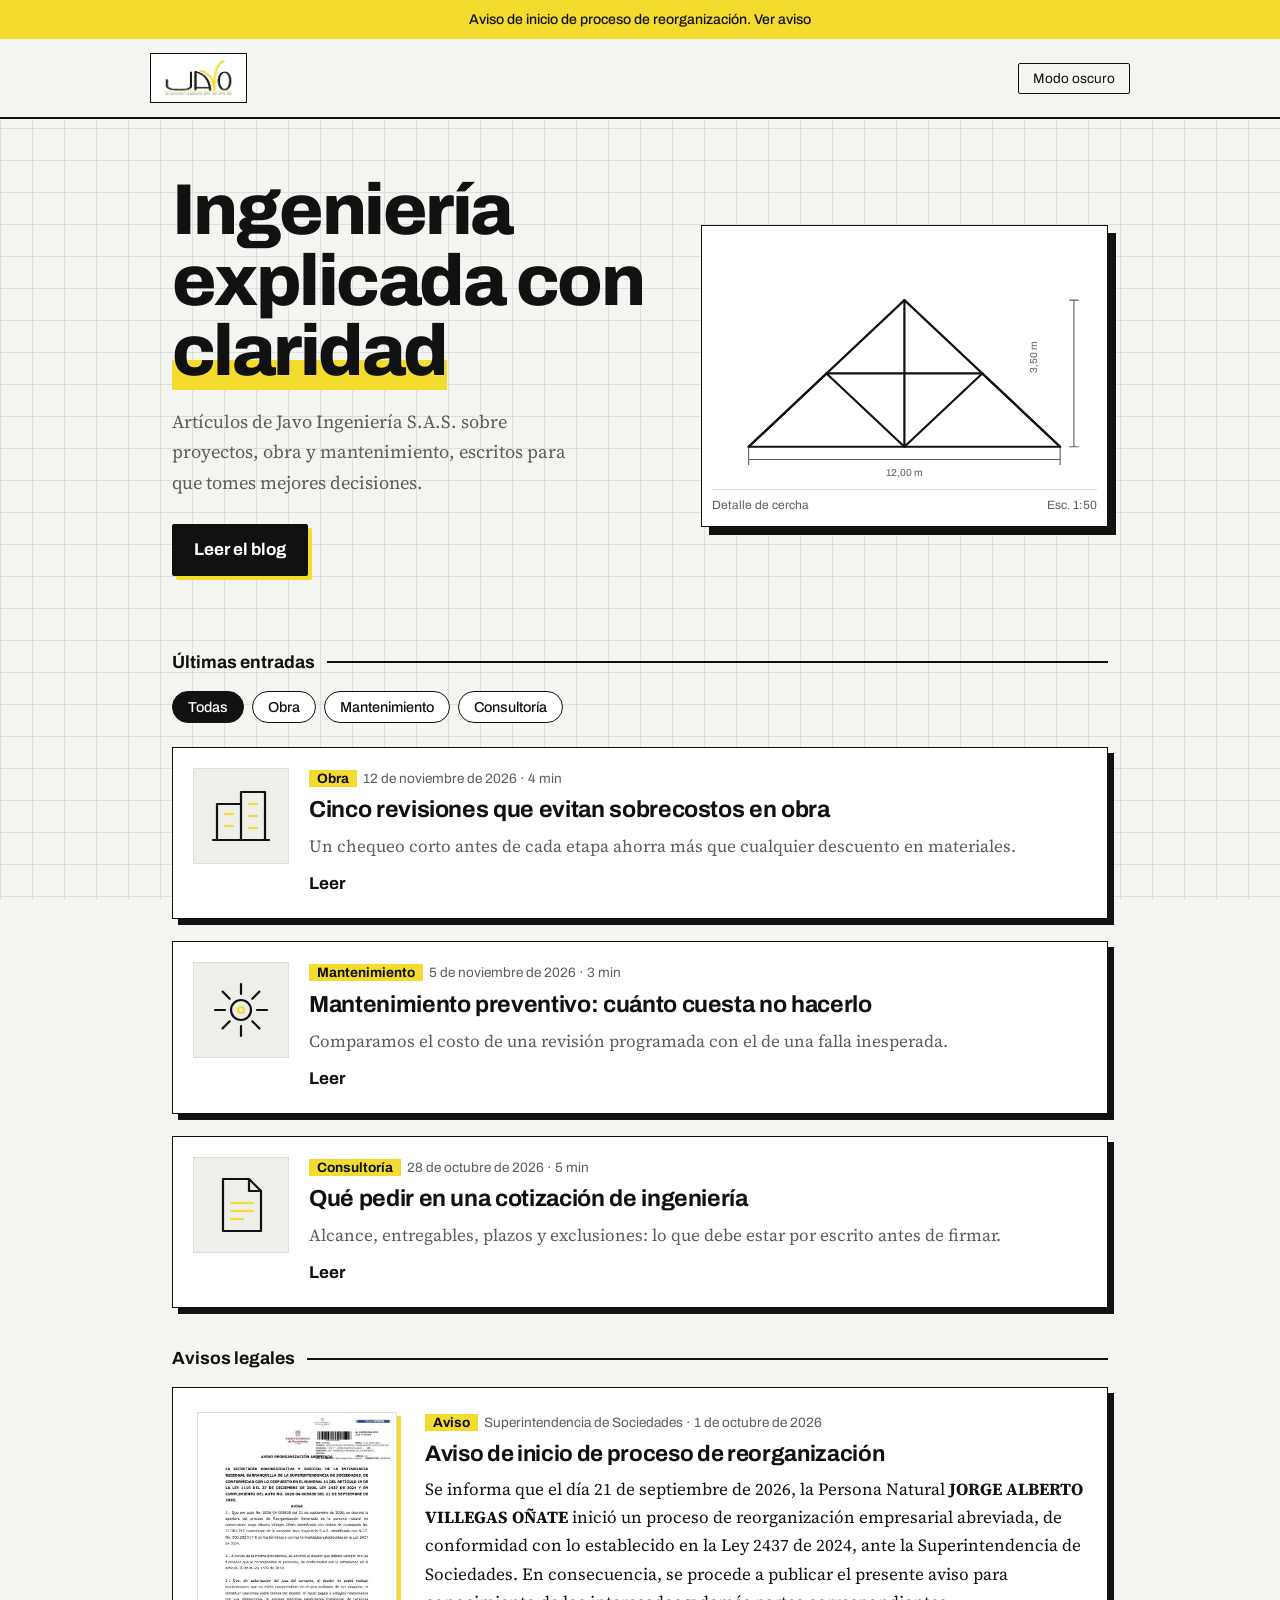
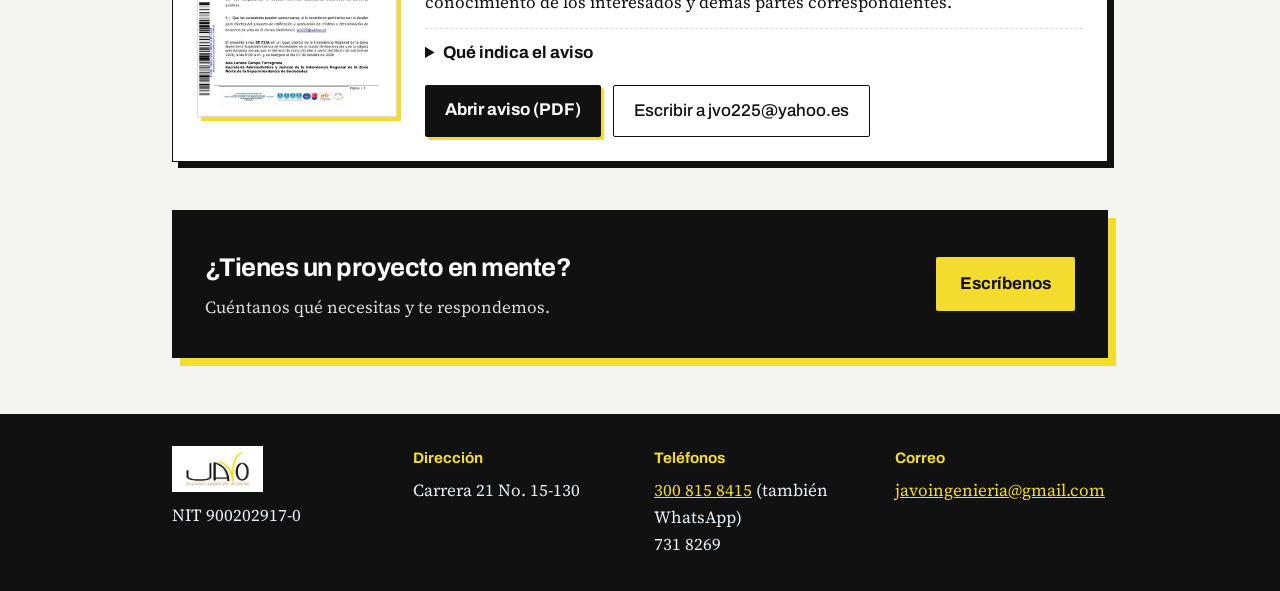
<file: index.html>
<!DOCTYPE html>
<html lang="es">
<head>
<meta charset="utf-8">
<meta name="viewport" content="width=device-width, initial-scale=1, viewport-fit=cover">
<title>Blog | Javo Ingeniería S.A.S.</title>
<link rel="preconnect" href="https://fonts.googleapis.com">
<link href="https://fonts.googleapis.com/css2?family=Archivo:wght@500;700;800&family=Source+Serif+4:wght@400;600&display=swap" rel="stylesheet">
<link rel="icon" href="[data-uri]">
<style>
:root{
  --paper:#F4F4F1; --card:#FFFFFF; --ink:#111111; --blue:#111111; --steel:#5C5C58;
  --line:#DEDED8; --accent:#F3DC2D; --on-blue:#FFFFFF; --soft:#EFEFE9;
  color-scheme:light; box-sizing:border-box;
  padding-top:env(safe-area-inset-top,0px); padding-bottom:env(safe-area-inset-bottom,0px);
}
@media (prefers-color-scheme:dark){
  :root:not([data-theme="light"]){
    --paper:#121212; --card:#1C1C1C; --ink:#F2F2EE; --blue:#F3DC2D; --steel:#A9A9A3;
    --line:#2B2B2A; --on-blue:#111111; --soft:#262625; color-scheme:dark;
  }
}
:root[data-theme="dark"]{
  --paper:#121212; --card:#1C1C1C; --ink:#F2F2EE; --blue:#F3DC2D; --steel:#A9A9A3;
  --line:#2B2B2A; --on-blue:#111111; --soft:#262625; color-scheme:dark;
}
html{scroll-padding-top:env(safe-area-inset-top,0px);scroll-behavior:smooth}
*{box-sizing:border-box}
body{
  margin:0; background:var(--paper); color:var(--ink);
  font-family:"Source Serif 4",Georgia,serif; font-size:1.0625rem; line-height:1.65;
  background-image:linear-gradient(var(--line) 1px,transparent 1px),linear-gradient(90deg,var(--line) 1px,transparent 1px);
  background-size:32px 32px; background-attachment:fixed;
}
body::before{content:"";position:fixed;inset:0 0 auto;height:env(safe-area-inset-top,0px);background:var(--paper);z-index:10}
.wrap{max-width:980px;margin:0 auto;padding:0 22px}
h1,h2,h3,.brand,.btn,.meta,.cta a{font-family:Archivo,"Helvetica Neue",Arial,sans-serif}
a{color:var(--blue)}
:focus-visible{outline:3px solid var(--accent);outline-offset:2px}

header.top{background:var(--paper);border-bottom:2px solid var(--ink);position:sticky;top:env(safe-area-inset-top,0px);z-index:9}
.bar{display:flex;justify-content:space-between;align-items:center;padding:14px 0;gap:12px}
.brand{font-weight:800;font-size:1.3rem;letter-spacing:-.01em;text-decoration:none;color:var(--ink)}
.brand span{background:var(--accent);color:#111111;padding:0 7px;margin-left:5px}
.toggle{font-family:Archivo,sans-serif;font-size:.85rem;background:none;border:1px solid var(--ink);color:var(--ink);padding:7px 14px;border-radius:2px;cursor:pointer;transition:background .2s,color .2s}
.toggle:hover{background:var(--ink);color:var(--paper)}

.hero{display:grid;grid-template-columns:1.1fr .9fr;gap:32px;align-items:center;padding:56px 22px 36px}
.hero h1{font-size:clamp(2.5rem,7vw,4.5rem);line-height:.98;letter-spacing:-.035em;font-weight:800;margin:0 0 20px}
.hero h1 em{font-style:normal;background:linear-gradient(transparent 62%,var(--accent) 62%)}
.hero p{max-width:46ch;color:var(--steel);font-size:1.15rem;margin:0 0 26px}
.hero .go{display:inline-block;font-family:Archivo,sans-serif;font-weight:700;background:var(--blue);color:var(--on-blue);padding:12px 22px;text-decoration:none;border-radius:2px;box-shadow:4px 4px 0 var(--accent);transition:transform .15s,box-shadow .15s}
.hero .go:hover{transform:translate(2px,2px);box-shadow:2px 2px 0 var(--accent)}
.plano{background:var(--card);border:1px solid var(--ink);padding:10px;box-shadow:8px 8px 0 var(--blue)}
.plano svg{display:block;width:100%;height:auto}
.plano .d{fill:none;stroke:var(--blue);stroke-width:2.4;stroke-linecap:round;stroke-linejoin:round}
.plano .t{fill:none;stroke:var(--steel);stroke-width:1.2}
.plano text{font-family:Archivo,sans-serif;font-size:11px;fill:var(--steel)}
.plano .cap{display:flex;justify-content:space-between;font-family:Archivo,sans-serif;font-size:.75rem;color:var(--steel);border-top:1px solid var(--line);margin-top:6px;padding-top:6px}
@media (prefers-reduced-motion:no-preference){
  .plano .d{stroke-dasharray:1;stroke-dashoffset:1;animation:draw 2.2s ease-out .2s forwards}
  @keyframes draw{to{stroke-dashoffset:0}}
}

h2.sec{font-size:1.1rem;margin:36px 0 14px;font-weight:700;display:flex;align-items:center;gap:12px}
h2.sec::after{content:"";flex:1;height:2px;background:var(--ink)}
.filters{display:flex;flex-wrap:wrap;gap:8px;margin:0 0 24px}
.btn{font-size:.9rem;font-weight:500;background:var(--card);color:var(--ink);border:1px solid var(--ink);padding:7px 15px;border-radius:99px;cursor:pointer;transition:background .2s}
.btn:hover{background:var(--soft)}
.btn[aria-pressed="true"]{background:var(--blue);color:var(--on-blue);border-color:var(--blue)}

article{background:var(--card);border:1px solid var(--ink);margin-bottom:22px;box-shadow:6px 6px 0 var(--blue);transition:transform .15s,box-shadow .15s}
article:hover{transform:translate(-2px,-2px);box-shadow:8px 8px 0 var(--blue)}
article[hidden]{display:none}
article summary{list-style:none;cursor:pointer;padding:20px;display:grid;grid-template-columns:96px 1fr;gap:20px;align-items:start}
article summary::-webkit-details-marker{display:none}
.ico{width:96px;height:96px;background:var(--soft);border:1px solid var(--line);display:grid;place-items:center}
.ico svg{width:64px;height:64px;fill:none;stroke:var(--blue);stroke-width:2.2;stroke-linecap:round;stroke-linejoin:round}
.ico .y{stroke:var(--accent)}
.meta{font-size:.85rem;color:var(--steel);margin:0 0 6px}
.meta b{color:var(--ink);background:var(--accent);padding:1px 8px;font-weight:700;margin-right:6px;color:#111111}
article h3{font-size:1.45rem;line-height:1.2;margin:0 0 8px;letter-spacing:-.015em}
article summary p{margin:0;color:var(--steel)}
.more{display:inline-block;margin-top:10px;font-family:Archivo,sans-serif;font-weight:700;color:var(--blue)}
article[open] .more{display:none}
.body{padding:4px 24px 24px 136px;max-width:none}
.body p{margin:14px 0 0;max-width:62ch}
.body{border-top:1px dashed var(--line);margin:0 20px;padding-left:116px;padding-right:0}
@media (max-width:640px){
  .hero{grid-template-columns:1fr;padding-top:36px}
  article summary{grid-template-columns:1fr}
  .ico{width:72px;height:72px}.ico svg{width:46px;height:46px}
  .body{padding-left:0}
}

.cta{margin:48px 0 0;background:var(--blue);color:var(--on-blue);padding:36px 32px;display:flex;flex-wrap:wrap;gap:20px;align-items:center;justify-content:space-between;border:1px solid var(--ink);box-shadow:8px 8px 0 var(--accent)}
.cta h2{margin:0 0 4px;font-size:1.6rem;letter-spacing:-.02em;font-family:Archivo,sans-serif}
.cta p{margin:0;opacity:.85}
.cta a{background:var(--accent);color:#111111;font-weight:700;padding:13px 24px;text-decoration:none;border-radius:2px}
.note{margin:28px 0 0;padding:14px 16px;border-left:4px solid var(--accent);background:var(--card);font-size:.95rem;color:var(--steel)}
footer{margin-top:56px;background:#111111;color:#E8EEF6;padding:32px 0 calc(32px + env(safe-area-inset-bottom,0px))}
footer .wrap{display:grid;grid-template-columns:repeat(auto-fit,minmax(210px,1fr));gap:28px}
footer a{color:var(--accent)} footer p{margin:0}

.brand img{height:50px;width:auto;display:block;background:#fff;padding:4px 10px;border:1px solid var(--ink)}
footer .logo{height:46px;width:auto;background:#fff;padding:4px 10px;display:block;margin-bottom:10px}

footer h3{font-size:.95rem;margin:0 0 6px;color:var(--accent)}
footer p{line-height:1.6}
.body ol,.body ul{margin:14px 0 0;padding-left:22px;max-width:62ch}
.body li{margin-bottom:8px}

.strip{display:block;background:var(--accent);color:#111;text-align:center;font-family:Archivo,"Helvetica Neue",Arial,sans-serif;font-size:.88rem;font-weight:500;padding:8px 14px;text-decoration:none}
.strip:hover{text-decoration:underline}
.aviso-card{display:grid;grid-template-columns:200px 1fr;gap:28px;background:var(--card);border:1px solid var(--ink);box-shadow:6px 6px 0 var(--blue);padding:24px;margin-bottom:22px}
.doc{display:block;align-self:start;border:1px solid var(--line);box-shadow:4px 4px 0 var(--accent);background:#fff}
.doc img{display:block;width:100%;height:auto}
.aviso-card h3{font-size:1.4rem;margin:0 0 8px;line-height:1.2;letter-spacing:-.015em}
.aviso-card p{margin:0 0 12px}
.aviso-card .meta{margin:0 0 6px}
.aviso-card details{margin:0 0 18px;border-top:1px dashed var(--line);padding-top:10px}
.aviso-card summary{cursor:pointer;font-family:Archivo,sans-serif;font-weight:700;color:var(--blue)}
.aviso-card ul{padding-left:20px;margin:10px 0 0}
.aviso-card li{margin-bottom:6px}
.acts{display:flex;flex-wrap:wrap;gap:12px}
.b1,.b2{font-family:Archivo,sans-serif;text-decoration:none;border-radius:2px;padding:11px 20px}
.b1{background:var(--blue);color:var(--on-blue);font-weight:700;box-shadow:3px 3px 0 var(--accent)}
.b2{border:1px solid var(--ink);color:var(--ink);background:var(--card);font-weight:500}
@media (max-width:640px){.aviso-card{grid-template-columns:1fr;padding:18px}.doc{max-width:220px}}
</style>
</head>
<body>
<a class="strip" href="#aviso">Aviso de inicio de proceso de reorganización. Ver aviso</a>
<header class="top">
  <div class="wrap bar">
    <a class="brand" href="#inicio" aria-label="Javo Ingeniería S.A.S., inicio"><img src="[data-uri]" alt="Javo Ingeniería S.A.S."></a>
    <button class="toggle" id="theme" type="button">Modo oscuro</button>
  </div>
</header>

<main id="inicio">
  <section class="hero wrap">
    <div>
      <h1>Ingeniería explicada con <em>claridad</em></h1>
      <p>Artículos de Javo Ingeniería S.A.S. sobre proyectos, obra y mantenimiento, escritos para que tomes mejores decisiones.</p>
      <a class="go" href="#entradas">Leer el blog</a>
    </div>
    <figure class="plano" style="margin:0" aria-label="Dibujo de una cercha con medidas">
      <svg viewBox="0 0 420 270" role="img" aria-hidden="true">
        <path class="t" d="M40 230V250M380 230V250M40 244H380"/>
        <text x="190" y="262">12,00 m</text>
        <path class="d" pathLength="1" d="M40 230H380L210 70Z"/>
        <path class="d" pathLength="1" d="M40 230L125 150L210 230L295 150L380 230"/>
        <path class="d" pathLength="1" d="M125 150H295M210 70V230"/>
        <path class="t" d="M395 230V70M390 70H400M390 230H400"/>
        <text x="355" y="150" transform="rotate(-90 355 150)">3,50 m</text>
      </svg>
      <div class="cap"><span>Detalle de cercha</span><span>Esc. 1:50</span></div>
    </figure>
  </section>

  <section class="wrap" id="entradas" aria-label="Entradas del blog">
    <h2 class="sec">Últimas entradas</h2>
    <div class="filters" role="group" aria-label="Filtrar por tema">
      <button class="btn" type="button" data-f="todas" aria-pressed="true">Todas</button>
      <button class="btn" type="button" data-f="Obra" aria-pressed="false">Obra</button>
      <button class="btn" type="button" data-f="Mantenimiento" aria-pressed="false">Mantenimiento</button>
      <button class="btn" type="button" data-f="Consultoría" aria-pressed="false">Consultoría</button>
    </div>

    <article data-c="Obra"><details>
      <summary>
        <div class="ico"><svg viewBox="0 0 64 64"><path d="M8 56V20H32V56M32 56V8H56V56M4 56H60"/><path class="y" d="M16 30H24M16 42H24M40 20H48M40 32H48M40 44H48"/></svg></div>
        <div><p class="meta"><b>Obra</b>12 de noviembre de 2026 · 4 min</p>
        <h3>Cinco revisiones que evitan sobrecostos en obra</h3>
        <p>Un chequeo corto antes de cada etapa ahorra más que cualquier descuento en materiales.</p>
        <span class="more">Leer</span></div>
      </summary>
      <div class="body">
        <p>En obra, los sobrecostos casi nunca aparecen de golpe: se acumulan por pequeños descuidos que nadie revisó a tiempo. Antes de iniciar cada etapa conviene detenerse unos minutos y confirmar cinco puntos.</p>
        <ol>
          <li><strong>Planos y especificaciones vigentes.</strong> Verificar que todo el equipo trabaje con la última versión.</li>
          <li><strong>Cantidades y pedidos de materiales.</strong> Comparar lo pedido con lo que realmente exige el diseño.</li>
          <li><strong>Condiciones del terreno.</strong> Confirmar que excavaciones y cimentación correspondan a lo previsto en los estudios.</li>
          <li><strong>Control de calidad.</strong> Registrar ensayos, fotos y pruebas de los materiales clave.</li>
          <li><strong>Seguridad y cronograma.</strong> Revisar que los tiempos y las medidas de protección sean realistas para la etapa que sigue.</li>
        </ol>
        <p>Este chequeo toma poco tiempo y evita repetir trabajos, que es donde más dinero se pierde.</p>
      </div>
    </details></article>

    <article data-c="Mantenimiento"><details>
      <summary>
        <div class="ico"><svg viewBox="0 0 64 64"><circle cx="32" cy="32" r="10"/><path d="M32 6V16M32 48V58M6 32H16M48 32H58M13.6 13.6L20.7 20.7M43.3 43.3L50.4 50.4M13.6 50.4L20.7 43.3M43.3 20.7L50.4 13.6"/><circle class="y" cx="32" cy="32" r="3"/></svg></div>
        <div><p class="meta"><b>Mantenimiento</b>5 de noviembre de 2026 · 3 min</p>
        <h3>Mantenimiento preventivo: cuánto cuesta no hacerlo</h3>
        <p>Comparamos el costo de una revisión programada con el de una falla inesperada.</p>
        <span class="more">Leer</span></div>
      </summary>
      <div class="body">
        <p>Cuando un equipo falla sin aviso, el costo no es solo la reparación: también se paga la parada de la operación, los repuestos urgentes y, a veces, el riesgo para las personas. El mantenimiento preventivo busca evitar justamente eso.</p>
        <p>Consiste en revisar, limpiar, lubricar y ajustar los equipos de forma programada, antes de que den problemas. Una revisión planificada se paga con tiempo y presupuesto conocidos; una falla inesperada llega cuando menos conviene.</p>
        <ul>
          <li>Identifica primero los equipos críticos, los que detienen todo si fallan.</li>
          <li>Define una frecuencia de inspección para cada uno.</li>
          <li>Lleva una bitácora con lo revisado y lo encontrado.</li>
        </ul>
        <p>Con esa información se puede decidir qué reparar, qué reemplazar y cuándo.</p>
      </div>
    </details></article>

    <article data-c="Consultoría"><details>
      <summary>
        <div class="ico"><svg viewBox="0 0 64 64"><path d="M14 6H40L52 18V58H14Z"/><path d="M40 6V18H52"/><path class="y" d="M22 30H44M22 38H44M22 46H34"/></svg></div>
        <div><p class="meta"><b>Consultoría</b>28 de octubre de 2026 · 5 min</p>
        <h3>Qué pedir en una cotización de ingeniería</h3>
        <p>Alcance, entregables, plazos y exclusiones: lo que debe estar por escrito antes de firmar.</p>
        <span class="more">Leer</span></div>
      </summary>
      <div class="body">
        <p>Dos cotizaciones con precios distintos no siempre ofrecen lo mismo. Para compararlas con justicia, cada propuesta debe dejar por escrito lo que incluye y lo que no.</p>
        <ul>
          <li><strong>Alcance:</strong> qué trabajos se harán y cuáles quedan fuera.</li>
          <li><strong>Entregables:</strong> planos, informes, memorias o actas que recibirás.</li>
          <li><strong>Plazos:</strong> fechas de inicio, entregas parciales y cierre.</li>
          <li><strong>Exclusiones y supuestos:</strong> lo que podría cambiar el valor si las condiciones son distintas.</li>
          <li><strong>Forma de pago:</strong> porcentajes y momentos en que se cobra.</li>
        </ul>
        <p>Si algo no está claro, pregúntalo antes de firmar. Una buena cotización responde esas dudas sin que tengas que pedirlo.</p>
      </div>
    </details></article>

        <section id="aviso" aria-labelledby="aviso-t">
      <h2 class="sec" id="aviso-t">Avisos legales</h2>
      <div class="aviso-card">
        <a class="doc" href="aviso.pdf" target="_blank" rel="noopener" aria-label="Abrir el aviso completo en PDF">
          <img src="[data-uri]" alt="Primera página del aviso de reorganización abreviada">
        </a>
        <div>
          <p class="meta"><b>Aviso</b>Superintendencia de Sociedades · 1 de octubre de 2026</p>
          <h3>Aviso de inicio de proceso de reorganización</h3>
          <p>Se informa que el día 21 de septiembre de 2026, la Persona Natural <strong>JORGE ALBERTO VILLEGAS OÑATE</strong> inició un proceso de reorganización empresarial abreviada, de conformidad con lo establecido en la Ley 2437 de 2024, ante la Superintendencia de Sociedades. En consecuencia, se procede a publicar el presente aviso para conocimiento de los interesados y demás partes correspondientes.</p>
          <details>
            <summary>Qué indica el aviso</summary>
            <ul>
              <li>Auto 2026-04-005638 del 21 de septiembre de 2026, de la Intendencia Regional Barranquilla de la Superintendencia de Sociedades.</li>
              <li>El deudor debe cumplir las funciones del promotor.</li>
              <li>Sin autorización del juez del concurso, no puede hacer enajenaciones fuera del giro ordinario de sus negocios, constituir cauciones sobre sus bienes, hacer pagos o arreglos sobre sus obligaciones, ni adoptar reformas estatutarias en el caso de personas jurídicas.</li>
              <li>Los acreedores pueden comunicarse con el deudor, para el proyecto de calificación y graduación de créditos y la determinación de derechos de voto, en el correo jvo225@yahoo.es.</li>
              <li>El aviso se fijó del 1 al 7 de octubre de 2026.</li>
            </ul>
          </details>
          <div class="acts">
            <a class="b1" href="aviso.pdf" target="_blank" rel="noopener">Abrir aviso (PDF)</a>
            <a class="b2" href="mailto:jvo225@yahoo.es">Escribir a jvo225@yahoo.es</a>
          </div>
        </div>
      </div>
    </section>

    <div class="cta">
      <div><h2>¿Tienes un proyecto en mente?</h2><p>Cuéntanos qué necesitas y te respondemos.</p></div>
      <a href="mailto:javoingenieria@gmail.com">Escríbenos</a>
    </div>
  </section>
</main>

<footer id="contacto">
  <div class="wrap">
    <div><img class="logo" src="[data-uri]" alt="Javo Ingeniería S.A.S."><p>NIT 900202917-0</p></div>
    <div><h3>Dirección</h3><p>Carrera 21 No. 15-130</p></div>
    <div><h3>Teléfonos</h3><p><a href="tel:+573008158415">300 815 8415</a> (también WhatsApp)<br>731 8269</p></div>
    <div><h3>Correo</h3><p><a href="mailto:javoingenieria@gmail.com">javoingenieria@gmail.com</a></p></div>
  </div>
</footer>

<script>
(function(){
  var btns=document.querySelectorAll('.btn'),posts=document.querySelectorAll('article');
  btns.forEach(function(b){b.addEventListener('click',function(){
    btns.forEach(function(x){x.setAttribute('aria-pressed','false')});
    b.setAttribute('aria-pressed','true');
    var f=b.getAttribute('data-f');
    posts.forEach(function(p){p.hidden=!(f==='todas'||p.getAttribute('data-c')===f)});
  })});
  var t=document.getElementById('theme'),root=document.documentElement;
  t.addEventListener('click',function(){
    var dark=getComputedStyle(root).colorScheme==='dark';
    root.setAttribute('data-theme',dark?'light':'dark');
    t.textContent=dark?'Modo oscuro':'Modo claro';
  });
})();
</script>
</body>
</html>
</file>
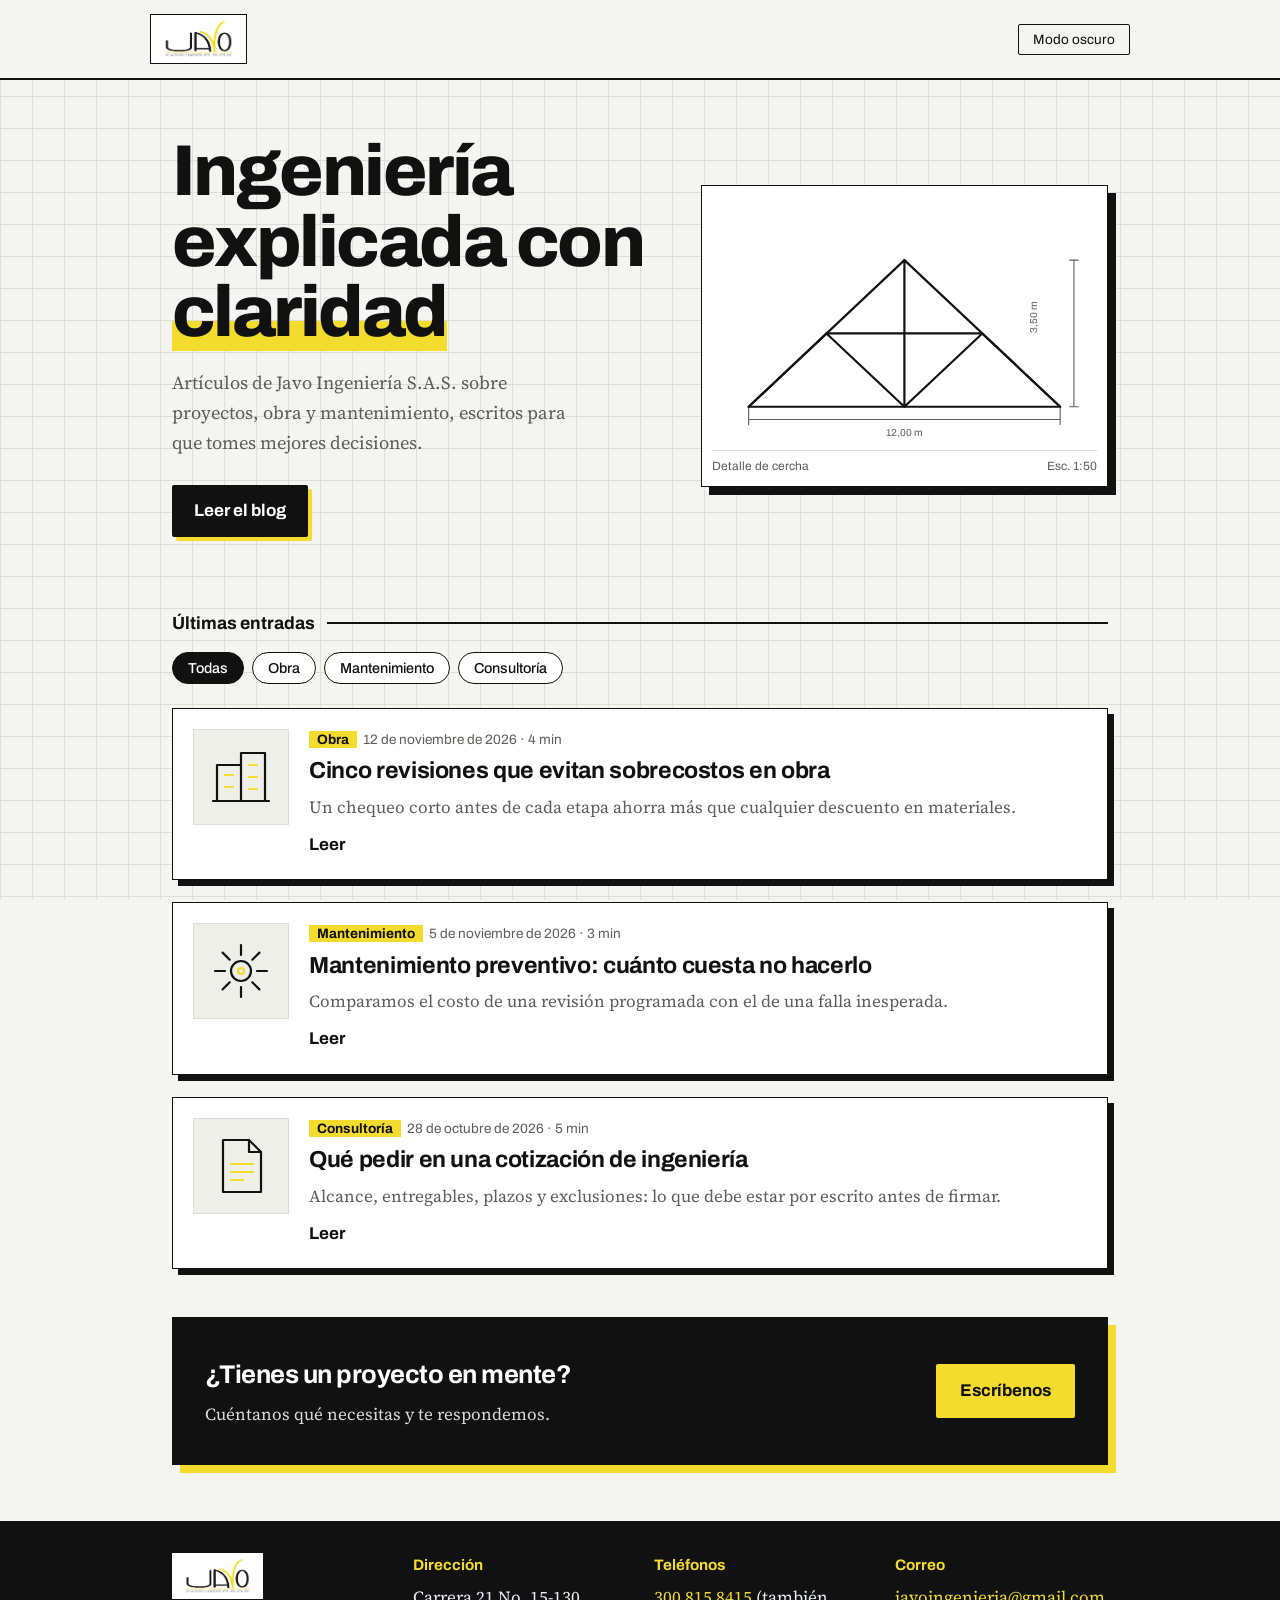
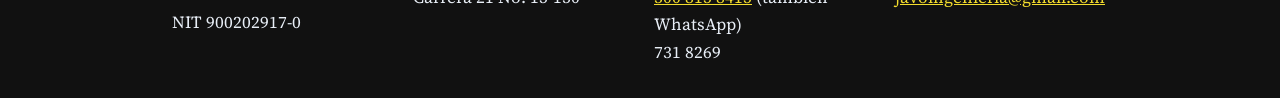
<file: javoingblog/index.html>
<!DOCTYPE html>
<html lang="es">
<head>
<meta charset="utf-8">
<meta name="viewport" content="width=device-width, initial-scale=1, viewport-fit=cover">
<title>Blog | Javo Ingeniería S.A.S.</title>
<link rel="preconnect" href="https://fonts.googleapis.com">
<link href="https://fonts.googleapis.com/css2?family=Archivo:wght@500;700;800&family=Source+Serif+4:wght@400;600&display=swap" rel="stylesheet">
<link rel="icon" href="img/logo.png">
<link rel="stylesheet" href="css/styles.css">
</head>
<body>
<header class="top">
  <div class="wrap bar">
    <a class="brand" href="#inicio" aria-label="Javo Ingeniería S.A.S., inicio"><img src="img/logo.png" alt="Javo Ingeniería S.A.S."></a>
    <button class="toggle" id="theme" type="button">Modo oscuro</button>
  </div>
</header>

<main id="inicio">
  <section class="hero wrap">
    <div>
      <h1>Ingeniería explicada con <em>claridad</em></h1>
      <p>Artículos de Javo Ingeniería S.A.S. sobre proyectos, obra y mantenimiento, escritos para que tomes mejores decisiones.</p>
      <a class="go" href="#entradas">Leer el blog</a>
    </div>
    <figure class="plano" style="margin:0" aria-label="Dibujo de una cercha con medidas">
      <svg viewBox="0 0 420 270" role="img" aria-hidden="true">
        <path class="t" d="M40 230V250M380 230V250M40 244H380"/>
        <text x="190" y="262">12,00 m</text>
        <path class="d" pathLength="1" d="M40 230H380L210 70Z"/>
        <path class="d" pathLength="1" d="M40 230L125 150L210 230L295 150L380 230"/>
        <path class="d" pathLength="1" d="M125 150H295M210 70V230"/>
        <path class="t" d="M395 230V70M390 70H400M390 230H400"/>
        <text x="355" y="150" transform="rotate(-90 355 150)">3,50 m</text>
      </svg>
      <div class="cap"><span>Detalle de cercha</span><span>Esc. 1:50</span></div>
    </figure>
  </section>

  <section class="wrap" id="entradas" aria-label="Entradas del blog">
    <h2 class="sec">Últimas entradas</h2>
    <div class="filters" role="group" aria-label="Filtrar por tema">
      <button class="btn" type="button" data-f="todas" aria-pressed="true">Todas</button>
      <button class="btn" type="button" data-f="Obra" aria-pressed="false">Obra</button>
      <button class="btn" type="button" data-f="Mantenimiento" aria-pressed="false">Mantenimiento</button>
      <button class="btn" type="button" data-f="Consultoría" aria-pressed="false">Consultoría</button>
    </div>

    <article data-c="Obra"><details>
      <summary>
        <div class="ico"><svg viewBox="0 0 64 64"><path d="M8 56V20H32V56M32 56V8H56V56M4 56H60"/><path class="y" d="M16 30H24M16 42H24M40 20H48M40 32H48M40 44H48"/></svg></div>
        <div><p class="meta"><b>Obra</b>12 de noviembre de 2026 · 4 min</p>
        <h3>Cinco revisiones que evitan sobrecostos en obra</h3>
        <p>Un chequeo corto antes de cada etapa ahorra más que cualquier descuento en materiales.</p>
        <span class="more">Leer</span></div>
      </summary>
      <div class="body">
        <p>En obra, los sobrecostos casi nunca aparecen de golpe: se acumulan por pequeños descuidos que nadie revisó a tiempo. Antes de iniciar cada etapa conviene detenerse unos minutos y confirmar cinco puntos.</p>
        <ol>
          <li><strong>Planos y especificaciones vigentes.</strong> Verificar que todo el equipo trabaje con la última versión.</li>
          <li><strong>Cantidades y pedidos de materiales.</strong> Comparar lo pedido con lo que realmente exige el diseño.</li>
          <li><strong>Condiciones del terreno.</strong> Confirmar que excavaciones y cimentación correspondan a lo previsto en los estudios.</li>
          <li><strong>Control de calidad.</strong> Registrar ensayos, fotos y pruebas de los materiales clave.</li>
          <li><strong>Seguridad y cronograma.</strong> Revisar que los tiempos y las medidas de protección sean realistas para la etapa que sigue.</li>
        </ol>
        <p>Este chequeo toma poco tiempo y evita repetir trabajos, que es donde más dinero se pierde.</p>
      </div>
    </details></article>

    <article data-c="Mantenimiento"><details>
      <summary>
        <div class="ico"><svg viewBox="0 0 64 64"><circle cx="32" cy="32" r="10"/><path d="M32 6V16M32 48V58M6 32H16M48 32H58M13.6 13.6L20.7 20.7M43.3 43.3L50.4 50.4M13.6 50.4L20.7 43.3M43.3 20.7L50.4 13.6"/><circle class="y" cx="32" cy="32" r="3"/></svg></div>
        <div><p class="meta"><b>Mantenimiento</b>5 de noviembre de 2026 · 3 min</p>
        <h3>Mantenimiento preventivo: cuánto cuesta no hacerlo</h3>
        <p>Comparamos el costo de una revisión programada con el de una falla inesperada.</p>
        <span class="more">Leer</span></div>
      </summary>
      <div class="body">
        <p>Cuando un equipo falla sin aviso, el costo no es solo la reparación: también se paga la parada de la operación, los repuestos urgentes y, a veces, el riesgo para las personas. El mantenimiento preventivo busca evitar justamente eso.</p>
        <p>Consiste en revisar, limpiar, lubricar y ajustar los equipos de forma programada, antes de que den problemas. Una revisión planificada se paga con tiempo y presupuesto conocidos; una falla inesperada llega cuando menos conviene.</p>
        <ul>
          <li>Identifica primero los equipos críticos, los que detienen todo si fallan.</li>
          <li>Define una frecuencia de inspección para cada uno.</li>
          <li>Lleva una bitácora con lo revisado y lo encontrado.</li>
        </ul>
        <p>Con esa información se puede decidir qué reparar, qué reemplazar y cuándo.</p>
      </div>
    </details></article>

    <article data-c="Consultoría"><details>
      <summary>
        <div class="ico"><svg viewBox="0 0 64 64"><path d="M14 6H40L52 18V58H14Z"/><path d="M40 6V18H52"/><path class="y" d="M22 30H44M22 38H44M22 46H34"/></svg></div>
        <div><p class="meta"><b>Consultoría</b>28 de octubre de 2026 · 5 min</p>
        <h3>Qué pedir en una cotización de ingeniería</h3>
        <p>Alcance, entregables, plazos y exclusiones: lo que debe estar por escrito antes de firmar.</p>
        <span class="more">Leer</span></div>
      </summary>
      <div class="body">
        <p>Dos cotizaciones con precios distintos no siempre ofrecen lo mismo. Para compararlas con justicia, cada propuesta debe dejar por escrito lo que incluye y lo que no.</p>
        <ul>
          <li><strong>Alcance:</strong> qué trabajos se harán y cuáles quedan fuera.</li>
          <li><strong>Entregables:</strong> planos, informes, memorias o actas que recibirás.</li>
          <li><strong>Plazos:</strong> fechas de inicio, entregas parciales y cierre.</li>
          <li><strong>Exclusiones y supuestos:</strong> lo que podría cambiar el valor si las condiciones son distintas.</li>
          <li><strong>Forma de pago:</strong> porcentajes y momentos en que se cobra.</li>
        </ul>
        <p>Si algo no está claro, pregúntalo antes de firmar. Una buena cotización responde esas dudas sin que tengas que pedirlo.</p>
      </div>
    </details></article>

    <div class="cta">
      <div><h2>¿Tienes un proyecto en mente?</h2><p>Cuéntanos qué necesitas y te respondemos.</p></div>
      <a href="mailto:javoingenieria@gmail.com">Escríbenos</a>
    </div>
  </section>
</main>

<footer id="contacto">
  <div class="wrap">
    <div><img class="logo" src="img/logo.png" alt="Javo Ingeniería S.A.S."><p>NIT 900202917-0</p></div>
    <div><h3>Dirección</h3><p>Carrera 21 No. 15-130</p></div>
    <div><h3>Teléfonos</h3><p><a href="tel:+573008158415">300 815 8415</a> (también WhatsApp)<br>731 8269</p></div>
    <div><h3>Correo</h3><p><a href="mailto:javoingenieria@gmail.com">javoingenieria@gmail.com</a></p></div>
  </div>
</footer>

<script src="js/main.js"></script>
</body>
</html>
</file>
<file: javoingblog/css/styles.css>
:root{
  --paper:#F4F4F1; --card:#FFFFFF; --ink:#111111; --blue:#111111; --steel:#5C5C58;
  --line:#DEDED8; --accent:#F3DC2D; --on-blue:#FFFFFF; --soft:#EFEFE9;
  color-scheme:light; box-sizing:border-box;
  padding-top:env(safe-area-inset-top,0px); padding-bottom:env(safe-area-inset-bottom,0px);
}
@media (prefers-color-scheme:dark){
  :root:not([data-theme="light"]){
    --paper:#121212; --card:#1C1C1C; --ink:#F2F2EE; --blue:#F3DC2D; --steel:#A9A9A3;
    --line:#2B2B2A; --on-blue:#111111; --soft:#262625; color-scheme:dark;
  }
}
:root[data-theme="dark"]{
  --paper:#121212; --card:#1C1C1C; --ink:#F2F2EE; --blue:#F3DC2D; --steel:#A9A9A3;
  --line:#2B2B2A; --on-blue:#111111; --soft:#262625; color-scheme:dark;
}
html{scroll-padding-top:env(safe-area-inset-top,0px);scroll-behavior:smooth}
*{box-sizing:border-box}
body{
  margin:0; background:var(--paper); color:var(--ink);
  font-family:"Source Serif 4",Georgia,serif; font-size:1.0625rem; line-height:1.65;
  background-image:linear-gradient(var(--line) 1px,transparent 1px),linear-gradient(90deg,var(--line) 1px,transparent 1px);
  background-size:32px 32px; background-attachment:fixed;
}
body::before{content:"";position:fixed;inset:0 0 auto;height:env(safe-area-inset-top,0px);background:var(--paper);z-index:10}
.wrap{max-width:980px;margin:0 auto;padding:0 22px}
h1,h2,h3,.brand,.btn,.meta,.cta a{font-family:Archivo,"Helvetica Neue",Arial,sans-serif}
a{color:var(--blue)}
:focus-visible{outline:3px solid var(--accent);outline-offset:2px}

header.top{background:var(--paper);border-bottom:2px solid var(--ink);position:sticky;top:env(safe-area-inset-top,0px);z-index:9}
.bar{display:flex;justify-content:space-between;align-items:center;padding:14px 0;gap:12px}
.brand{font-weight:800;font-size:1.3rem;letter-spacing:-.01em;text-decoration:none;color:var(--ink)}
.brand span{background:var(--accent);color:#111111;padding:0 7px;margin-left:5px}
.toggle{font-family:Archivo,sans-serif;font-size:.85rem;background:none;border:1px solid var(--ink);color:var(--ink);padding:7px 14px;border-radius:2px;cursor:pointer;transition:background .2s,color .2s}
.toggle:hover{background:var(--ink);color:var(--paper)}

.hero{display:grid;grid-template-columns:1.1fr .9fr;gap:32px;align-items:center;padding:56px 22px 36px}
.hero h1{font-size:clamp(2.5rem,7vw,4.5rem);line-height:.98;letter-spacing:-.035em;font-weight:800;margin:0 0 20px}
.hero h1 em{font-style:normal;background:linear-gradient(transparent 62%,var(--accent) 62%)}
.hero p{max-width:46ch;color:var(--steel);font-size:1.15rem;margin:0 0 26px}
.hero .go{display:inline-block;font-family:Archivo,sans-serif;font-weight:700;background:var(--blue);color:var(--on-blue);padding:12px 22px;text-decoration:none;border-radius:2px;box-shadow:4px 4px 0 var(--accent);transition:transform .15s,box-shadow .15s}
.hero .go:hover{transform:translate(2px,2px);box-shadow:2px 2px 0 var(--accent)}
.plano{background:var(--card);border:1px solid var(--ink);padding:10px;box-shadow:8px 8px 0 var(--blue)}
.plano svg{display:block;width:100%;height:auto}
.plano .d{fill:none;stroke:var(--blue);stroke-width:2.4;stroke-linecap:round;stroke-linejoin:round}
.plano .t{fill:none;stroke:var(--steel);stroke-width:1.2}
.plano text{font-family:Archivo,sans-serif;font-size:11px;fill:var(--steel)}
.plano .cap{display:flex;justify-content:space-between;font-family:Archivo,sans-serif;font-size:.75rem;color:var(--steel);border-top:1px solid var(--line);margin-top:6px;padding-top:6px}
@media (prefers-reduced-motion:no-preference){
  .plano .d{stroke-dasharray:1;stroke-dashoffset:1;animation:draw 2.2s ease-out .2s forwards}
  @keyframes draw{to{stroke-dashoffset:0}}
}

h2.sec{font-size:1.1rem;margin:36px 0 14px;font-weight:700;display:flex;align-items:center;gap:12px}
h2.sec::after{content:"";flex:1;height:2px;background:var(--ink)}
.filters{display:flex;flex-wrap:wrap;gap:8px;margin:0 0 24px}
.btn{font-size:.9rem;font-weight:500;background:var(--card);color:var(--ink);border:1px solid var(--ink);padding:7px 15px;border-radius:99px;cursor:pointer;transition:background .2s}
.btn:hover{background:var(--soft)}
.btn[aria-pressed="true"]{background:var(--blue);color:var(--on-blue);border-color:var(--blue)}

article{background:var(--card);border:1px solid var(--ink);margin-bottom:22px;box-shadow:6px 6px 0 var(--blue);transition:transform .15s,box-shadow .15s}
article:hover{transform:translate(-2px,-2px);box-shadow:8px 8px 0 var(--blue)}
article[hidden]{display:none}
article summary{list-style:none;cursor:pointer;padding:20px;display:grid;grid-template-columns:96px 1fr;gap:20px;align-items:start}
article summary::-webkit-details-marker{display:none}
.ico{width:96px;height:96px;background:var(--soft);border:1px solid var(--line);display:grid;place-items:center}
.ico svg{width:64px;height:64px;fill:none;stroke:var(--blue);stroke-width:2.2;stroke-linecap:round;stroke-linejoin:round}
.ico .y{stroke:var(--accent)}
.meta{font-size:.85rem;color:var(--steel);margin:0 0 6px}
.meta b{color:var(--ink);background:var(--accent);padding:1px 8px;font-weight:700;margin-right:6px;color:#111111}
article h3{font-size:1.45rem;line-height:1.2;margin:0 0 8px;letter-spacing:-.015em}
article summary p{margin:0;color:var(--steel)}
.more{display:inline-block;margin-top:10px;font-family:Archivo,sans-serif;font-weight:700;color:var(--blue)}
article[open] .more{display:none}
.body{padding:4px 24px 24px 136px;max-width:none}
.body p{margin:14px 0 0;max-width:62ch}
.body{border-top:1px dashed var(--line);margin:0 20px;padding-left:116px;padding-right:0}
@media (max-width:640px){
  .hero{grid-template-columns:1fr;padding-top:36px}
  article summary{grid-template-columns:1fr}
  .ico{width:72px;height:72px}.ico svg{width:46px;height:46px}
  .body{padding-left:0}
}

.cta{margin:48px 0 0;background:var(--blue);color:var(--on-blue);padding:36px 32px;display:flex;flex-wrap:wrap;gap:20px;align-items:center;justify-content:space-between;border:1px solid var(--ink);box-shadow:8px 8px 0 var(--accent)}
.cta h2{margin:0 0 4px;font-size:1.6rem;letter-spacing:-.02em;font-family:Archivo,sans-serif}
.cta p{margin:0;opacity:.85}
.cta a{background:var(--accent);color:#111111;font-weight:700;padding:13px 24px;text-decoration:none;border-radius:2px}
.note{margin:28px 0 0;padding:14px 16px;border-left:4px solid var(--accent);background:var(--card);font-size:.95rem;color:var(--steel)}
footer{margin-top:56px;background:#111111;color:#E8EEF6;padding:32px 0 calc(32px + env(safe-area-inset-bottom,0px))}
footer .wrap{display:grid;grid-template-columns:repeat(auto-fit,minmax(210px,1fr));gap:28px}
footer a{color:var(--accent)} footer p{margin:0}

.brand img{height:50px;width:auto;display:block;background:#fff;padding:4px 10px;border:1px solid var(--ink)}
footer .logo{height:46px;width:auto;background:#fff;padding:4px 10px;display:block;margin-bottom:10px}

footer h3{font-size:.95rem;margin:0 0 6px;color:var(--accent)}
footer p{line-height:1.6}
.body ol,.body ul{margin:14px 0 0;padding-left:22px;max-width:62ch}
.body li{margin-bottom:8px}
</file>
